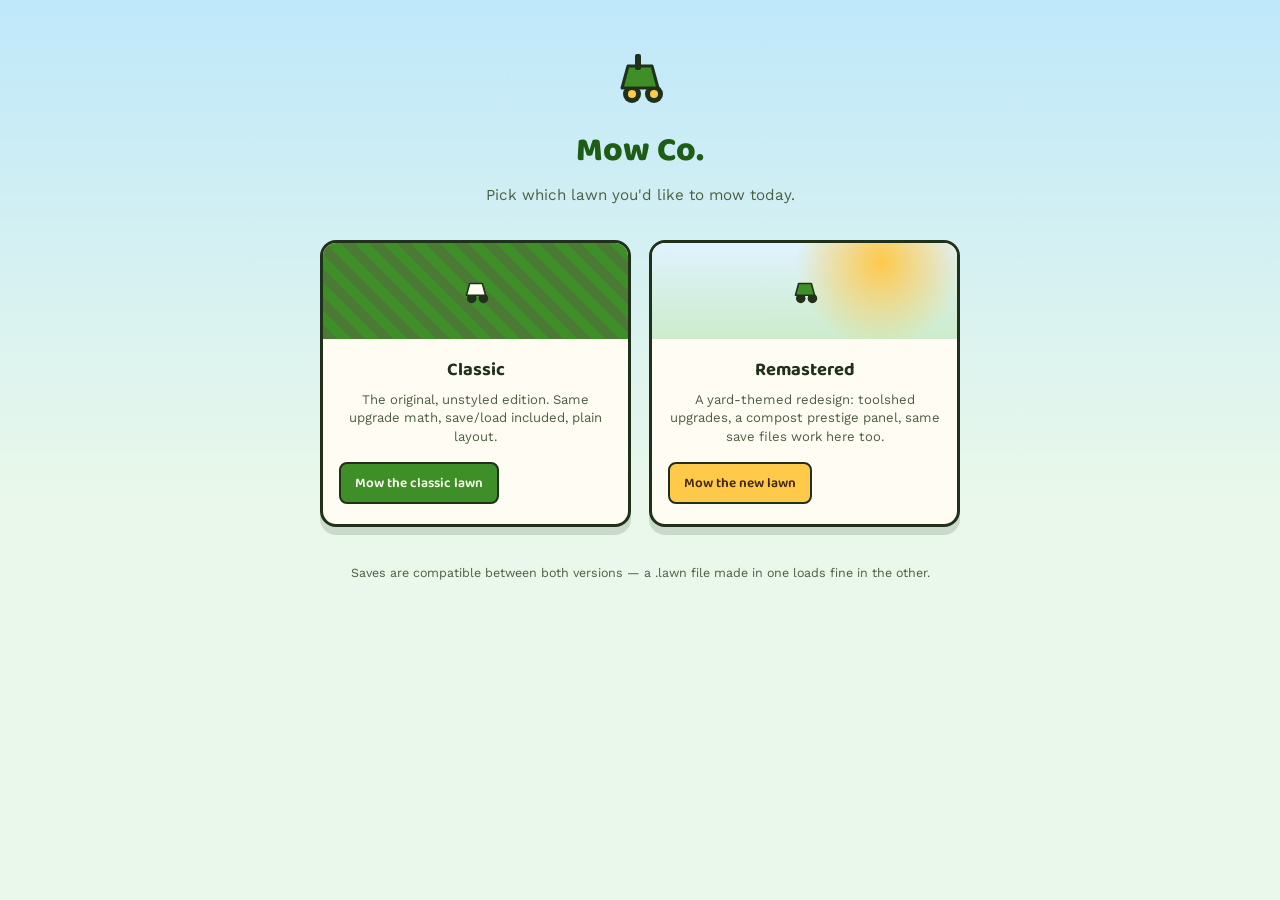
<file: index.html>
<!DOCTYPE html>
<html lang="en">
    <head>
        <meta charset="UTF-8"/>
        <meta name="viewport" content="width=device-width, initial-scale=1"/>
        <title>Lawnmower Game</title>
        <link rel="preconnect" href="https://fonts.googleapis.com">
        <link rel="preconnect" href="https://fonts.gstatic.com" crossorigin>
        <link href="https://fonts.googleapis.com/css2?family=Baloo+2:wght@500;600;700;800&family=Work+Sans:wght@400;500;600;700&display=swap" rel="stylesheet">
        <style>
            :root {
                --sky-top: #BFE8FA;
                --sky-bottom: #E9F8EA;
                --sun: #FFC94A;
                --grass: #3F8F29;
                --grass-deep: #1F5C16;
                --soil: #5B3A22;
                --soil-deep: #3E2716;
                --cream: #FFFCF3;
                --ink: #20301A;
                --ink-soft: #4C5E42;

                --font-display: 'Baloo 2', 'Trebuchet MS', 'Segoe UI', sans-serif;
                --font-body: 'Work Sans', system-ui, -apple-system, sans-serif;
            }

            * {
                box-sizing: border-box;
            }

            body {
                margin: 0;
                min-height: 100vh;
                padding: 48px 16px;
                background: linear-gradient(180deg, var(--sky-top) 0%, var(--sky-bottom) 55%, var(--sky-bottom) 100%);
                font-family: var(--font-body);
                color: var(--ink);
                display: flex;
                justify-content: center;
            }

            .lot {
                width: 100%;
                max-width: 640px;
                display: flex;
                flex-direction: column;
                align-items: center;
                text-align: center;
                gap: 8px;
            }

            .brand-mark {
                width: 64px;
                height: 64px;
            }

            h1 {
                font-family: var(--font-display);
                font-weight: 800;
                font-size: 2.1rem;
                margin: 4px 0 0;
                color: var(--grass-deep);
            }

            .tagline {
                margin: 0 0 28px;
                color: var(--ink-soft);
                font-size: 0.95rem;
            }

            .picker {
                width: 100%;
                display: grid;
                grid-template-columns: 1fr 1fr;
                gap: 18px;
            }

            .plot {
                display: flex;
                flex-direction: column;
                border: 3px solid var(--ink);
                border-radius: 16px;
                overflow: hidden;
                background: var(--cream);
                text-decoration: none;
                color: var(--ink);
                box-shadow: 0 8px 0 rgba(32,48,26,0.15);
                transition: transform 0.08s ease, box-shadow 0.08s ease;
            }

            .plot:hover {
                transform: translateY(-3px);
                box-shadow: 0 11px 0 rgba(32,48,26,0.15);
            }

            .plot:active {
                transform: translateY(3px);
                box-shadow: 0 3px 0 rgba(32,48,26,0.15);
            }

            .swatch {
                height: 96px;
                display: flex;
                align-items: center;
                justify-content: center;
            }

            .swatch-classic {
                background: repeating-linear-gradient(45deg, #4a7a34 0 10px, #3F8F29 10px 20px);
            }

            .swatch-new {
                background:
                    radial-gradient(circle at 75% 20%, var(--sun) 0%, rgba(255,201,74,0) 35%),
                    linear-gradient(180deg, #DFF3FF 0%, #cdeccb 100%);
            }

            .swatch-mow {
                width: 34px;
                height: 34px;
            }

            .plot-body {
                padding: 16px 16px 20px;
                display: flex;
                flex-direction: column;
                gap: 6px;
                flex: 1;
            }

            .plot-name {
                font-family: var(--font-display);
                font-weight: 700;
                font-size: 1.15rem;
                margin: 0;
            }

            .plot-desc {
                margin: 0;
                font-size: 0.82rem;
                color: var(--ink-soft);
                line-height: 1.4;
                flex: 1;
            }

            .plot-cta {
                margin-top: 10px;
                align-self: flex-start;
                font-family: var(--font-display);
                font-weight: 600;
                font-size: 0.85rem;
                padding: 8px 14px;
                border-radius: 8px;
                border: 2px solid var(--ink);
                background: var(--grass);
                color: var(--cream);
            }

            .plot-new .plot-cta {
                background: var(--sun);
                color: var(--soil-deep);
            }

            .footnote {
                margin-top: 30px;
                font-size: 0.78rem;
                color: var(--ink-soft);
            }

            @media (max-width: 520px) {
                .picker {
                    grid-template-columns: 1fr;
                }
            }
        </style>
    </head>
    <body>
        <div class="lot">
            <svg class="brand-mark" viewBox="0 0 64 64" aria-hidden="true">
                <circle cx="24" cy="46" r="9" fill="#20301A"/>
                <circle cx="46" cy="46" r="9" fill="#20301A"/>
                <circle cx="24" cy="46" r="4" fill="#FFC94A"/>
                <circle cx="46" cy="46" r="4" fill="#FFC94A"/>
                <path d="M14 40 L20 18 L44 18 L50 40 Z" fill="#3F8F29" stroke="#20301A" stroke-width="3" stroke-linejoin="round"/>
                <rect x="27" y="6" width="6" height="16" rx="2" fill="#20301A"/>
            </svg>
            <h1>Mow Co.</h1>
            <p class="tagline">Pick which lawn you'd like to mow today.</p>

            <div class="picker">
                <a class="plot plot-classic" href="./classic/">
                    <div class="swatch swatch-classic">
                        <svg class="swatch-mow" viewBox="0 0 64 64" aria-hidden="true">
                            <circle cx="24" cy="46" r="9" fill="#20301A"/>
                            <circle cx="46" cy="46" r="9" fill="#20301A"/>
                            <path d="M14 40 L20 18 L44 18 L50 40 Z" fill="#FFFCF3" stroke="#20301A" stroke-width="3" stroke-linejoin="round"/>
                        </svg>
                    </div>
                    <div class="plot-body">
                        <p class="plot-name">Classic</p>
                        <p class="plot-desc">The original, unstyled edition. Same upgrade math, save/load included, plain layout.</p>
                        <span class="plot-cta">Mow the classic lawn</span>
                    </div>
                </a>

                <a class="plot plot-new" href="./lawnv2/">
                    <div class="swatch swatch-new">
                        <svg class="swatch-mow" viewBox="0 0 64 64" aria-hidden="true">
                            <circle cx="24" cy="46" r="9" fill="#20301A"/>
                            <circle cx="46" cy="46" r="9" fill="#20301A"/>
                            <path d="M14 40 L20 18 L44 18 L50 40 Z" fill="#3F8F29" stroke="#20301A" stroke-width="3" stroke-linejoin="round"/>
                        </svg>
                    </div>
                    <div class="plot-body">
                        <p class="plot-name">Remastered</p>
                        <p class="plot-desc">A yard-themed redesign: toolshed upgrades, a compost prestige panel, same save files work here too.</p>
                        <span class="plot-cta">Mow the new lawn</span>
                    </div>
                </a>
            </div>

            <p class="footnote">Saves are compatible between both versions — a .lawn file made in one loads fine in the other.</p>
        </div>
    </body>
</html>
</file>
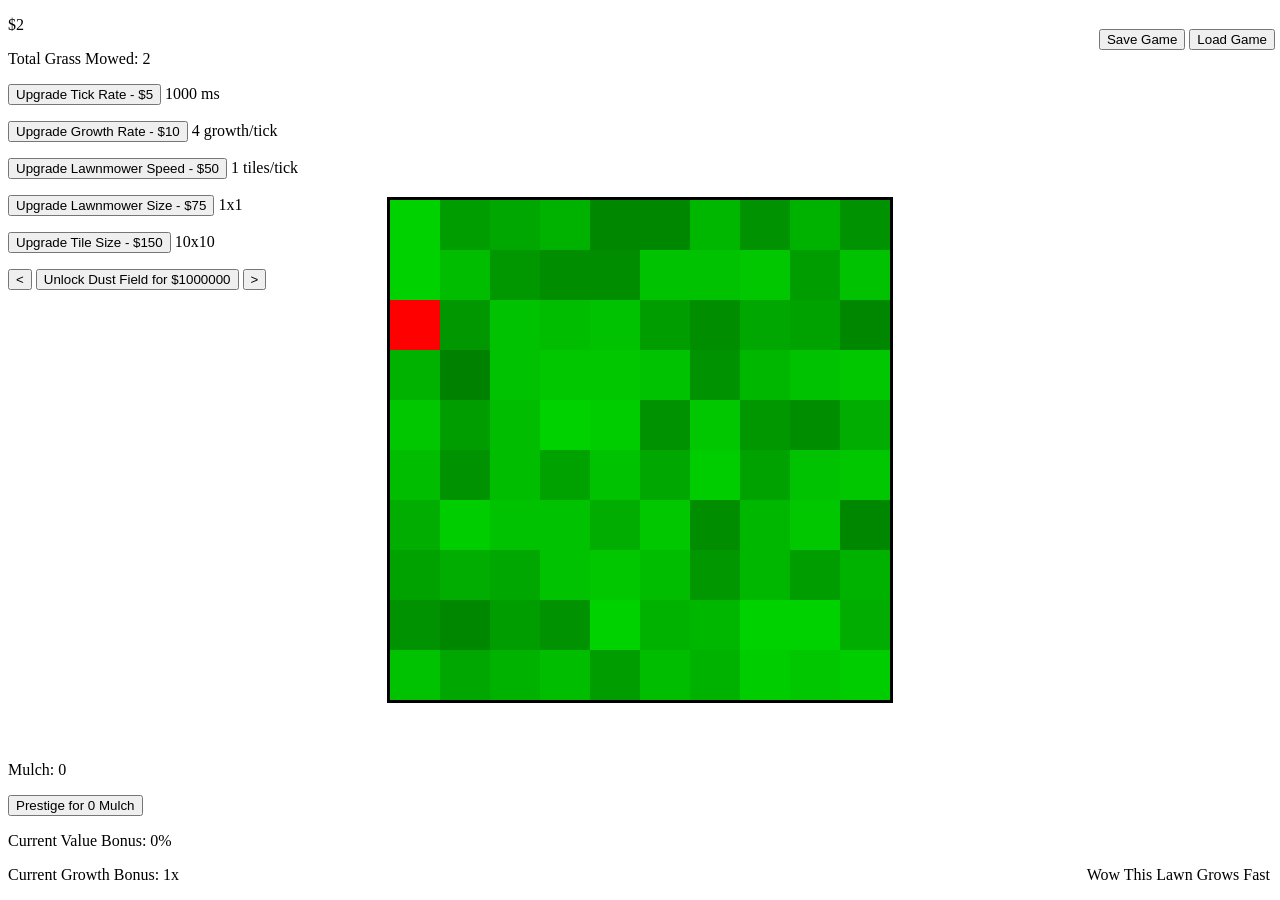
<file: classic/index.html>
<!DOCTYPE html>
<html>
    <head>
        <meta http-equiv="Content-Type" content="text/html; charset=UTF-8"/>
        <title>Lawnmower Game</title>
        <script type="text/javascript" src="lawnmower-game/app.js"></script>
        <link rel="stylesheet" href="lawnmower-game/stylesheet.css" type="text/css"/>
    </head>
    <body>
        <p id="desc">Wow This Lawn Grows Fast</p>
        <canvas id="lawn" width="500" height="500">Canvas goes here</canvas>
        <p id="money">$0</p>
        <p id="totalMowed">Total Grass Mowed: 0</p>
        <p id="superTicks"></p>
        <div id="area">
            <p></p>
            <button id="upgradetickRate" onclick="upgrade('tickRate')">Tick Rate - $5</button>
            <span id="texttickRate">Current: 1000 ms</span>
            <p></p>
            <button id="upgradegrowthRate" onclick="upgrade('growthRate')">Growth Rate - $10</button>
            <span id="textgrowthRate">Current: 4 tiles/tick</span>
            <p></p>
            <button id="upgrademachineSpeed" onclick="upgrade('machineSpeed')">Machine Speed - $50</button>
            <span id="textmachineSpeed">Current: 1 tile/tick</span>
            <p></p>
            <button id="upgrademachineSize" onclick="upgrade('machineSize')">Machine Size - $75</button>
            <span id="textmachineSize">Current: 1x1</span>
            <p></p>
            <button id="upgradetileSize" onclick="upgrade('tileSize')">Machine Size - $75</button>
            <span id="texttileSize">Current: 20x20</span>
        </div>
        <p></p>
        <button onclick="previous()">&lt;</button>
        <button id="unlock" onclick="unlockNext()">Unlock Dust Field for $1000000</button>
        <button onclick="next()">&gt;</button>
        <div id="prestige">
            <p id="mulch">Mulch: 0</p>
            <button id="prestigeButton" onclick="attemptPrestige()">Prestige for 0 Mulch</button>
            <p id="valueBonus">Current Value Bonus: 0%</p>
            <p id="growthBonus">Current Growth Bonus: 0</p>
        </div>
        <div id="saveload">
            <button id="saveButton" onclick="saveGame()">Save Game</button>
            <button id="loadButton" onclick="document.getElementById('loadFileInput').click()">Load Game</button>
            <input type="file" id="loadFileInput" accept=".lawn" onchange="loadGame(event)" style="display:none"/>
            <span id="saveLoadStatus"></span>
        </div>
    </body>
</html>
</file>
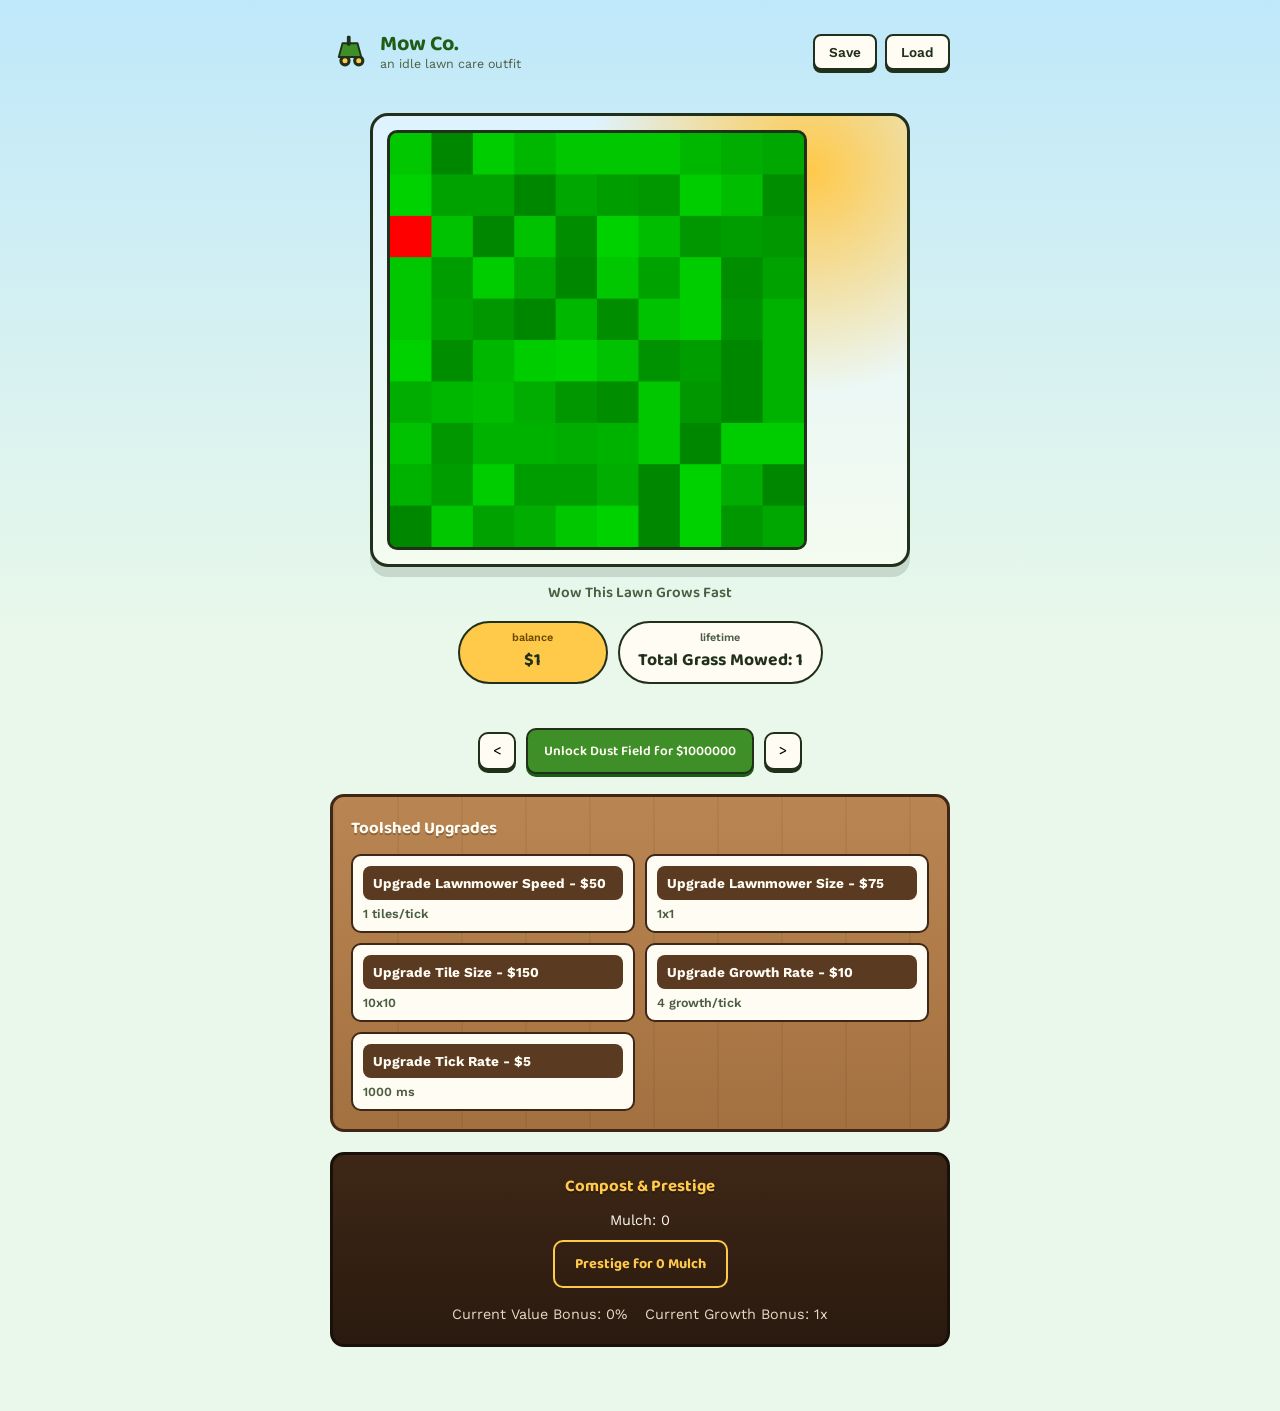
<file: lawnv2/index.html>
<!DOCTYPE html>
<html lang="en">
    <head>
        <meta charset="UTF-8"/>
        <meta name="viewport" content="width=device-width, initial-scale=1"/>
        <title>Lawnmower Game</title>
        <link rel="preconnect" href="https://fonts.googleapis.com">
        <link rel="preconnect" href="https://fonts.gstatic.com" crossorigin>
        <link href="https://fonts.googleapis.com/css2?family=Baloo+2:wght@500;600;700;800&family=Work+Sans:wght@400;500;600;700&display=swap" rel="stylesheet">
        <script type="text/javascript" src="lawnmower-game/app.js"></script>
        <link rel="stylesheet" href="lawnmower-game/stylesheet.css" type="text/css"/>
    </head>
    <body>
        <div class="yard">

            <header class="toolbar">
                <div class="brand">
                    <svg class="brand-mark" viewBox="0 0 64 64" aria-hidden="true">
                        <circle cx="24" cy="46" r="9" fill="#20301A"/>
                        <circle cx="46" cy="46" r="9" fill="#20301A"/>
                        <circle cx="24" cy="46" r="4" fill="#FFC94A"/>
                        <circle cx="46" cy="46" r="4" fill="#FFC94A"/>
                        <path d="M14 40 L20 18 L44 18 L50 40 Z" fill="#3F8F29" stroke="#20301A" stroke-width="3" stroke-linejoin="round"/>
                        <rect x="27" y="6" width="6" height="16" rx="2" fill="#20301A"/>
                    </svg>
                    <div class="brand-text">
                        <p class="brand-name">Mow Co.</p>
                        <p class="brand-sub">an idle lawn care outfit</p>
                    </div>
                </div>
                <div id="saveload" class="toolbelt">
                    <button id="saveButton" class="tool-btn" onclick="saveGame()">Save</button>
                    <button id="loadButton" class="tool-btn" onclick="document.getElementById('loadFileInput').click()">Load</button>
                    <input type="file" id="loadFileInput" accept=".lawn" onchange="loadGame(event)" style="display:none"/>
                </div>
            </header>

            <p id="saveLoadStatus" class="save-status"></p>

            <main class="field-stage">
                <div class="canvas-frame">
                    <canvas id="lawn" width="500" height="500">Canvas goes here</canvas>
                </div>
                <p id="desc" class="field-caption">Wow This Lawn Grows Fast</p>

                <div class="stat-row">
                    <div class="stat-chip stat-money">
                        <span class="stat-label">Balance</span>
                        <p id="money">$0</p>
                    </div>
                    <div class="stat-chip">
                        <span class="stat-label">Lifetime</span>
                        <p id="totalMowed">Total Grass Mowed: 0</p>
                    </div>
                </div>
                <p id="superTicks" class="super-ticks"></p>

                <nav class="field-nav">
                    <button class="field-arrow" onclick="previous()" aria-label="Previous field">&lt;</button>
                    <button id="unlock" class="unlock-btn" onclick="unlockNext()">Unlock Dust Field for $1000000</button>
                    <button class="field-arrow" onclick="next()" aria-label="Next field">&gt;</button>
                </nav>
            </main>

            <section class="upgrade-shed" id="area">
                <h2 class="section-title">Toolshed Upgrades</h2>
                <div class="upgrade-grid">
                    <div class="upgrade-card">
                        <button id="upgrademachineSpeed" onclick="upgrade('machineSpeed')">Machine Speed - $50</button>
                        <span id="textmachineSpeed" class="upgrade-detail">Current: 1 tile/tick</span>
                    </div>
                    <div class="upgrade-card">
                        <button id="upgrademachineSize" onclick="upgrade('machineSize')">Machine Size - $75</button>
                        <span id="textmachineSize" class="upgrade-detail">Current: 1x1</span>
                    </div>
                    <div class="upgrade-card">
                        <button id="upgradetileSize" onclick="upgrade('tileSize')">Machine Size - $75</button>
                        <span id="texttileSize" class="upgrade-detail">Current: 20x20</span>
                    </div>
                    <div class="upgrade-card">
                        <button id="upgradegrowthRate" onclick="upgrade('growthRate')">Growth Rate - $10</button>
                        <span id="textgrowthRate" class="upgrade-detail">Current: 4 tiles/tick</span>
                    </div>
                    <div class="upgrade-card">
                        <button id="upgradetickRate" onclick="upgrade('tickRate')">Tick Rate - $5</button>
                        <span id="texttickRate" class="upgrade-detail">Current: 1000 ms</span>
                    </div>
                </div>
            </section>

            <section class="compost-bin" id="prestige">
                <h2 class="section-title section-title-light">Compost &amp; Prestige</h2>
                <p id="mulch">Mulch: 0</p>
                <button id="prestigeButton" onclick="attemptPrestige()">Prestige for 0 Mulch</button>
                <div class="bonus-row">
                    <p id="valueBonus">Current Value Bonus: 0%</p>
                    <p id="growthBonus">Current Growth Bonus: 0</p>
                </div>
            </section>

        </div>
    </body>
</html>
</file>
<file: classic/lawnmower-game/stylesheet.css>
#lawn {
    border: solid;
    border-width: 3px;
    margin: auto;
    position: absolute;
    display: block;
    top: 0;
    left: 0;
    right: 0;
    bottom: 0;
}

#desc {
    position:fixed;
    bottom:0;
    right:10px;
}

#prestige {
    position:fixed;
    bottom: 0;
}

#superTicks {
    position: fixed;
    right:0;
    top:0;
}

#saveload {
    position: fixed;
    top: 24px;
    right: 0;
    padding: 5px;
    text-align: right;
}

#saveLoadStatus {
    display: block;
    margin-top: 4px;
    font-size: 0.85em;
}
</file>
<file: lawnv2/lawnmower-game/stylesheet.css>
:root {
    --sky-top: #BFE8FA;
    --sky-bottom: #E9F8EA;
    --sun: #FFC94A;
    --grass: #3F8F29;
    --grass-deep: #1F5C16;
    --soil: #5B3A22;
    --soil-deep: #3E2716;
    --cream: #FFFCF3;
    --ink: #20301A;
    --ink-soft: #4C5E42;

    --font-display: 'Baloo 2', 'Trebuchet MS', 'Segoe UI', sans-serif;
    --font-body: 'Work Sans', system-ui, -apple-system, sans-serif;
}

* {
    box-sizing: border-box;
}

body {
    margin: 0;
    padding: 32px 16px 64px;
    background: linear-gradient(180deg, var(--sky-top) 0%, var(--sky-bottom) 45%, var(--sky-bottom) 100%);
    font-family: var(--font-body);
    color: var(--ink);
    display: flex;
    justify-content: center;
}

.yard {
    width: 100%;
    max-width: 620px;
    display: flex;
    flex-direction: column;
    gap: 20px;
}

/* ---------- Toolbar ---------- */

.toolbar {
    display: flex;
    align-items: center;
    justify-content: space-between;
    gap: 12px;
}

.brand {
    display: flex;
    align-items: center;
    gap: 10px;
}

.brand-mark {
    width: 40px;
    height: 40px;
    flex-shrink: 0;
}

.brand-name {
    font-family: var(--font-display);
    font-weight: 700;
    font-size: 1.35rem;
    margin: 0;
    line-height: 1.1;
    color: var(--grass-deep);
}

.brand-sub {
    margin: 0;
    font-size: 0.78rem;
    color: var(--ink-soft);
}

.toolbelt {
    display: flex;
    gap: 8px;
}

.tool-btn {
    font-family: var(--font-body);
    font-weight: 600;
    font-size: 0.85rem;
    padding: 8px 14px;
    border-radius: 8px;
    border: 2px solid var(--ink);
    background: var(--cream);
    color: var(--ink);
    cursor: pointer;
    box-shadow: 0 3px 0 var(--ink);
    transition: transform 0.06s ease, box-shadow 0.06s ease;
}

.tool-btn:hover {
    transform: translateY(-1px);
    box-shadow: 0 4px 0 var(--ink);
}

.tool-btn:active {
    transform: translateY(2px);
    box-shadow: 0 1px 0 var(--ink);
}

.save-status {
    margin: -12px 0 0;
    text-align: right;
    font-size: 0.8rem;
    color: var(--grass-deep);
    min-height: 1em;
}

/* ---------- Field stage (the hero) ---------- */

.field-stage {
    display: flex;
    flex-direction: column;
    align-items: center;
    text-align: center;
    gap: 10px;
}

.canvas-frame {
    position: relative;
    padding: 14px;
    border-radius: 18px;
    background:
        radial-gradient(circle at 82% 12%, var(--sun) 0%, rgba(255,201,74,0) 38%),
        linear-gradient(180deg, #DFF3FF 0%, #F4FBEF 100%);
    border: 3px solid var(--ink);
    box-shadow: 0 10px 0 rgba(32,48,26,0.15);
}

#lawn {
    display: block;
    width: min(100%, 420px);
    height: auto;
    aspect-ratio: 1 / 1;
    border-radius: 10px;
    border: 3px solid var(--ink);
    background: var(--grass);
}

.field-caption {
    margin: 4px 0 0;
    font-family: var(--font-display);
    font-weight: 600;
    font-size: 0.95rem;
    color: var(--ink-soft);
}

.stat-row {
    display: flex;
    flex-wrap: wrap;
    justify-content: center;
    gap: 10px;
    margin-top: 6px;
}

.stat-chip {
    background: var(--cream);
    border: 2px solid var(--ink);
    border-radius: 999px;
    padding: 8px 18px;
    min-width: 150px;
}

.stat-chip.stat-money {
    background: var(--sun);
}

.stat-label {
    display: block;
    font-size: 0.68rem;
    font-weight: 600;
    color: var(--ink-soft);
    text-transform: lowercase;
}

.stat-chip.stat-money .stat-label {
    color: #6b4a00;
}

.stat-chip p {
    margin: 2px 0 0;
    font-family: var(--font-display);
    font-weight: 700;
    font-size: 1.1rem;
}

.super-ticks {
    margin: 0;
    font-size: 0.82rem;
    font-weight: 600;
    color: var(--grass-deep);
    min-height: 1.1em;
}

.field-nav {
    display: flex;
    align-items: center;
    gap: 10px;
    margin-top: 10px;
}

.field-arrow {
    width: 38px;
    height: 38px;
    border-radius: 10px;
    border: 2px solid var(--ink);
    background: var(--cream);
    font-family: var(--font-display);
    font-size: 1.1rem;
    cursor: pointer;
    box-shadow: 0 3px 0 var(--ink);
}

.field-arrow:active {
    transform: translateY(2px);
    box-shadow: 0 1px 0 var(--ink);
}

.unlock-btn {
    font-family: var(--font-display);
    font-weight: 600;
    font-size: 0.85rem;
    padding: 10px 16px;
    border-radius: 10px;
    border: 2px solid var(--ink);
    background: var(--grass);
    color: var(--cream);
    cursor: pointer;
    box-shadow: 0 3px 0 var(--grass-deep);
}

.unlock-btn:active {
    transform: translateY(2px);
    box-shadow: 0 1px 0 var(--grass-deep);
}

/* ---------- Upgrade shed ---------- */

.upgrade-shed {
    background:
        repeating-linear-gradient(90deg, rgba(0,0,0,0.05) 0 2px, transparent 2px 64px),
        linear-gradient(180deg, #B98653 0%, #A3703F 100%);
    border: 3px solid var(--soil-deep);
    border-radius: 14px;
    padding: 18px;
}

.section-title {
    margin: 0 0 12px;
    font-family: var(--font-display);
    font-weight: 700;
    font-size: 1.05rem;
    color: var(--cream);
    text-shadow: 0 2px 0 rgba(0,0,0,0.25);
}

.upgrade-grid {
    display: grid;
    grid-template-columns: repeat(auto-fit, minmax(220px, 1fr));
    gap: 10px;
}

.upgrade-card {
    background: var(--cream);
    border: 2px solid var(--soil-deep);
    border-radius: 10px;
    padding: 10px;
    display: flex;
    flex-direction: column;
    gap: 6px;
}

.upgrade-card button {
    font-family: var(--font-body);
    font-weight: 700;
    font-size: 0.85rem;
    padding: 9px 10px;
    border-radius: 8px;
    border: none;
    background: var(--soil);
    color: var(--cream);
    cursor: pointer;
    text-align: left;
}

.upgrade-card button:hover {
    background: var(--soil-deep);
}

.upgrade-detail {
    font-size: 0.78rem;
    font-weight: 600;
    color: var(--ink-soft);
}

/* ---------- Compost / prestige ---------- */

.compost-bin {
    background: linear-gradient(180deg, var(--soil-deep) 0%, #2A1A0F 100%);
    border: 3px solid #1A100A;
    border-radius: 14px;
    padding: 18px;
    color: var(--cream);
    text-align: center;
}

.section-title-light {
    color: var(--sun);
}

.compost-bin p {
    margin: 4px 0;
    font-size: 0.9rem;
}

#prestigeButton {
    font-family: var(--font-display);
    font-weight: 700;
    font-size: 0.9rem;
    padding: 10px 20px;
    margin: 8px 0;
    border-radius: 10px;
    border: 2px solid var(--sun);
    background: transparent;
    color: var(--sun);
    cursor: pointer;
}

#prestigeButton:hover {
    background: var(--sun);
    color: var(--soil-deep);
}

.bonus-row {
    display: flex;
    justify-content: center;
    gap: 18px;
    flex-wrap: wrap;
    margin-top: 6px;
    font-size: 0.82rem;
    color: #E7D9C6;
}

/* ---------- Small screens ---------- */

@media (max-width: 480px) {
    body {
        padding: 20px 10px 48px;
    }
    .toolbar {
        flex-direction: column;
        align-items: flex-start;
    }
    .toolbelt {
        align-self: stretch;
    }
    .tool-btn {
        flex: 1;
    }
}

/* ---------- Reduced motion ---------- */

@media (prefers-reduced-motion: reduce) {
    .tool-btn, .field-arrow, .unlock-btn {
        transition: none;
    }
}
</file>
